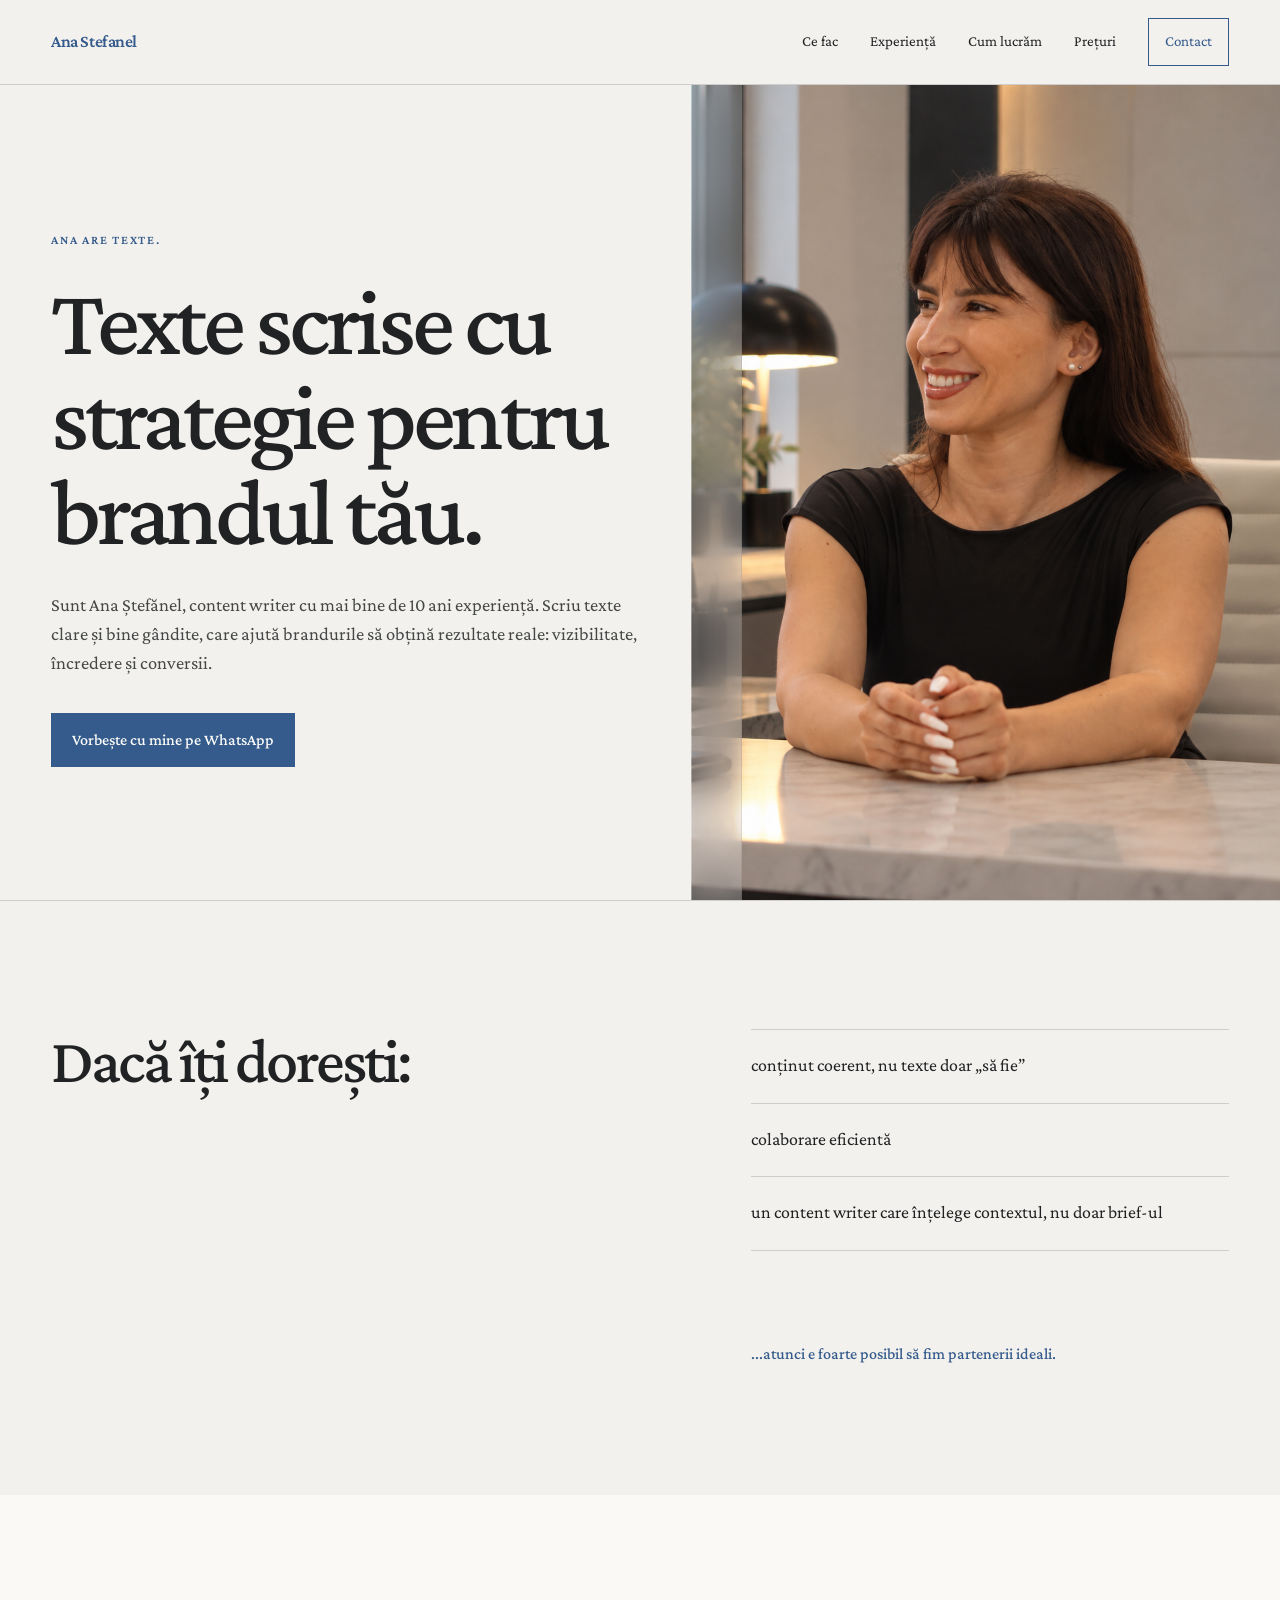
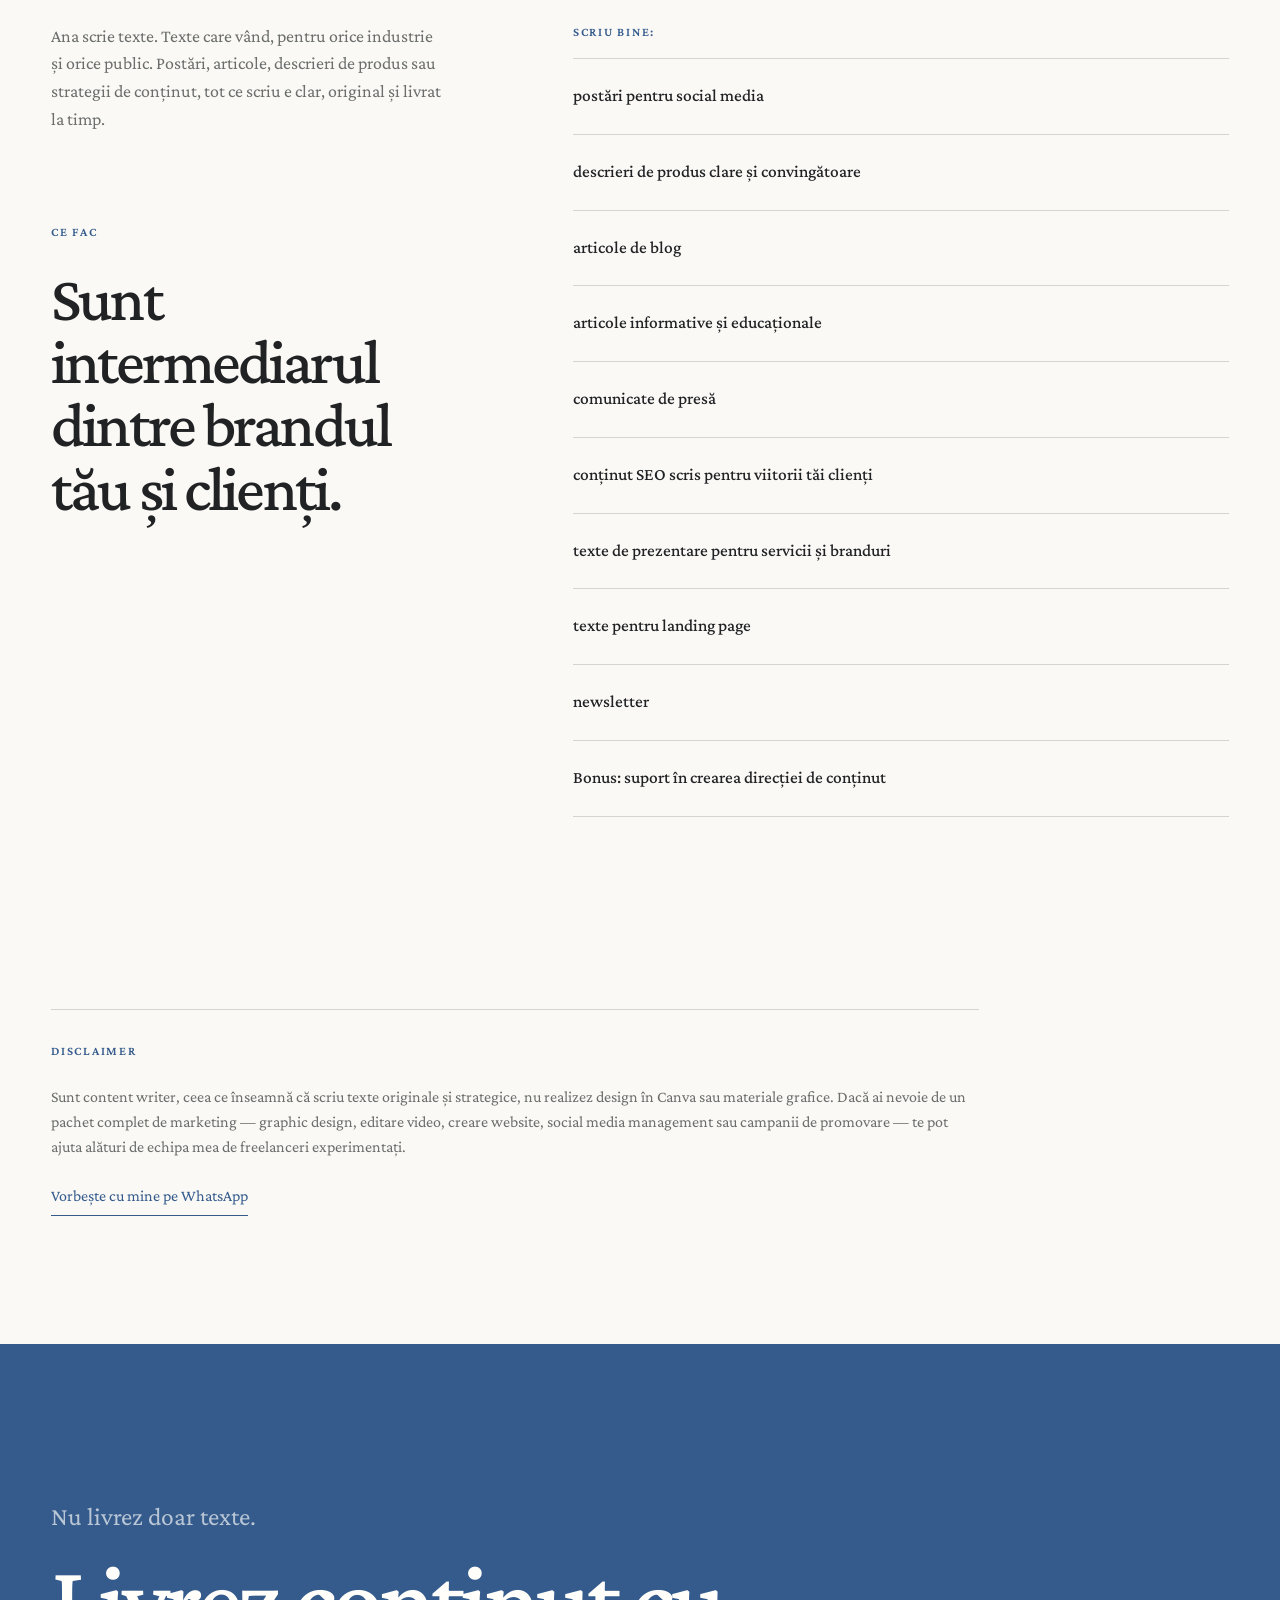
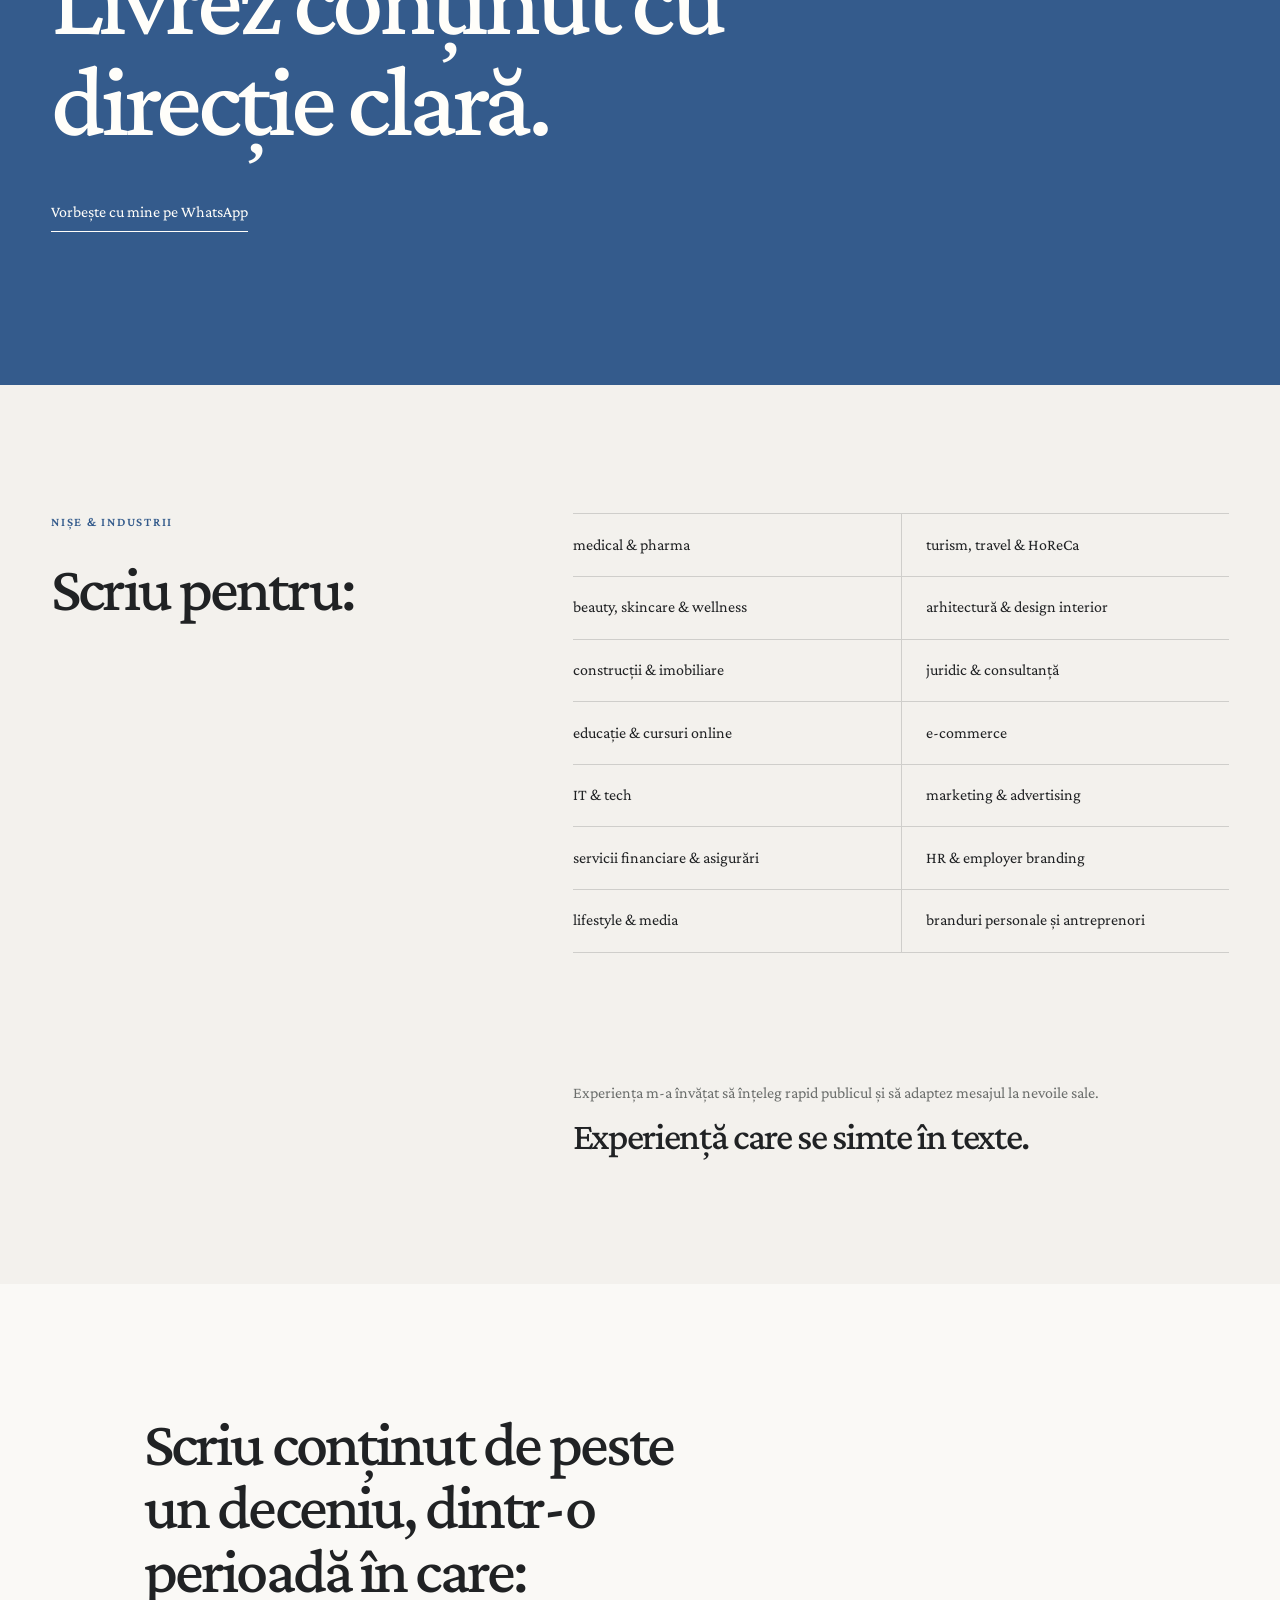
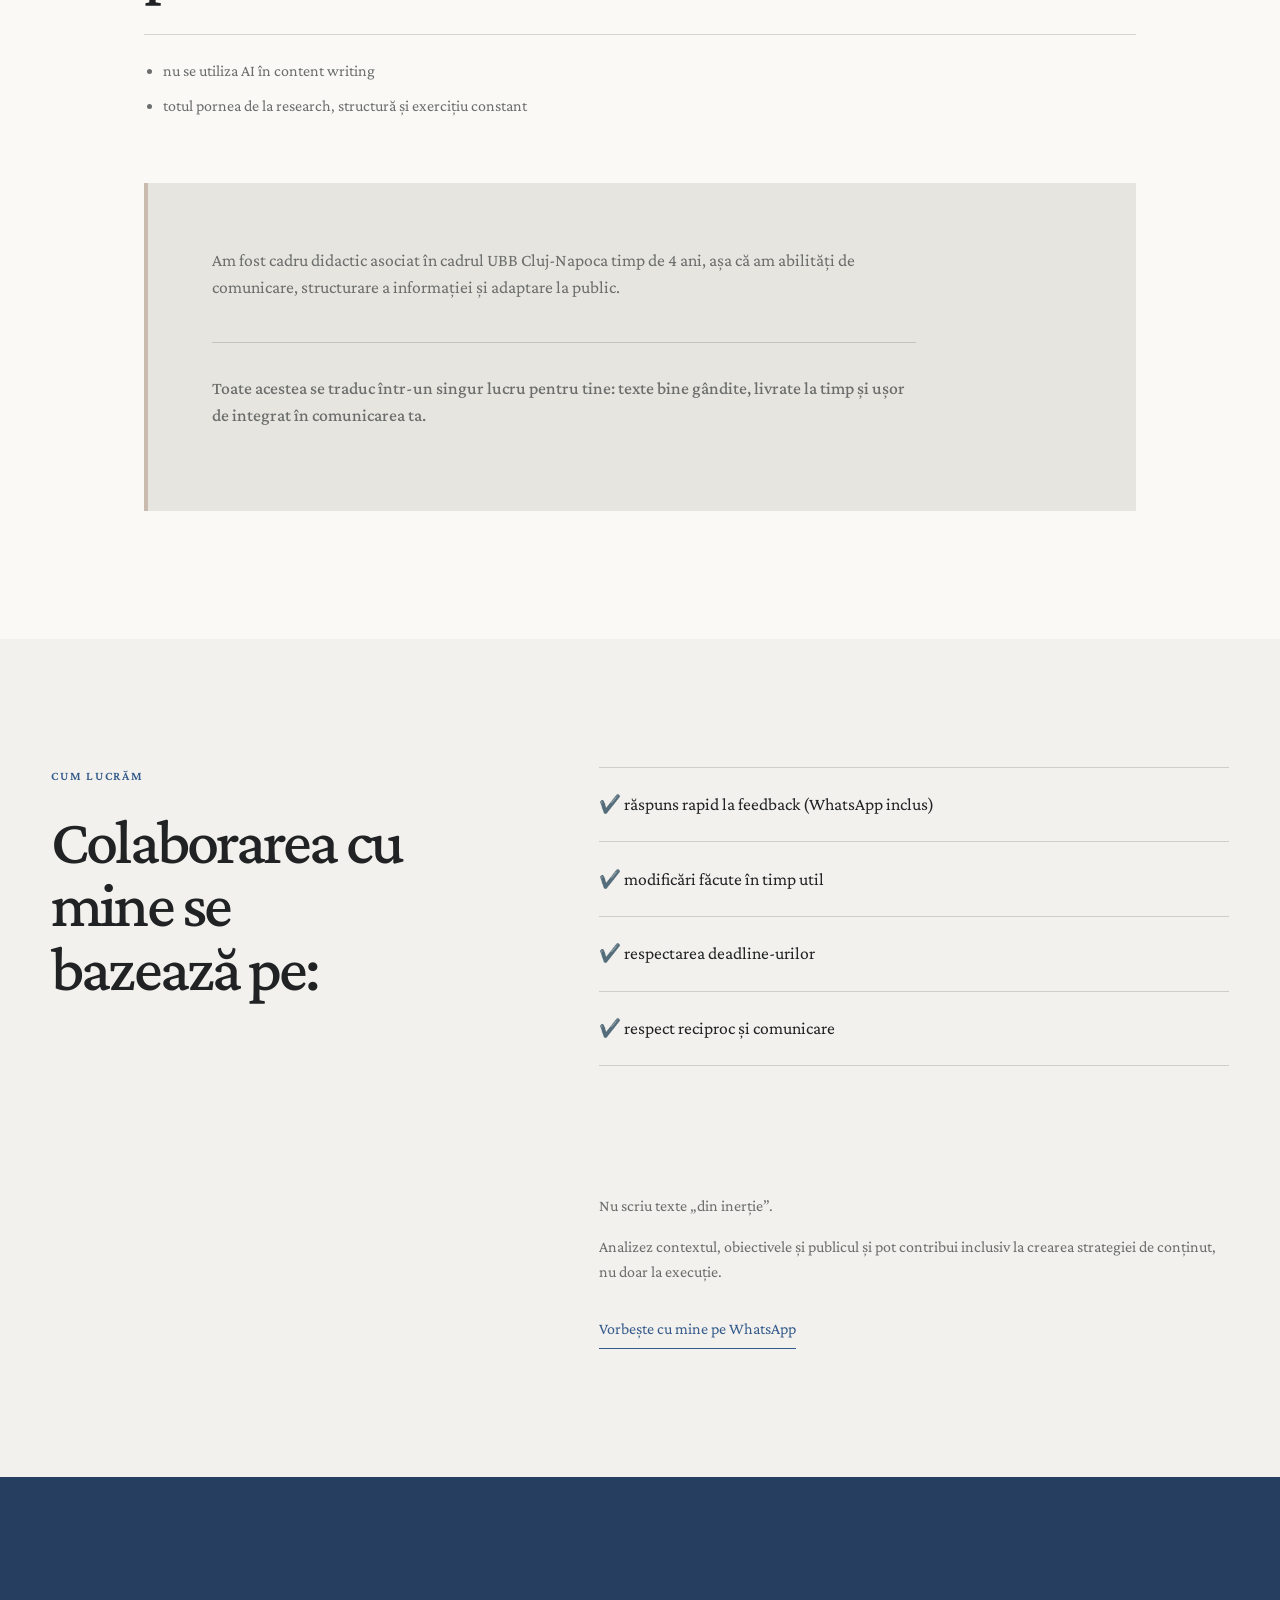
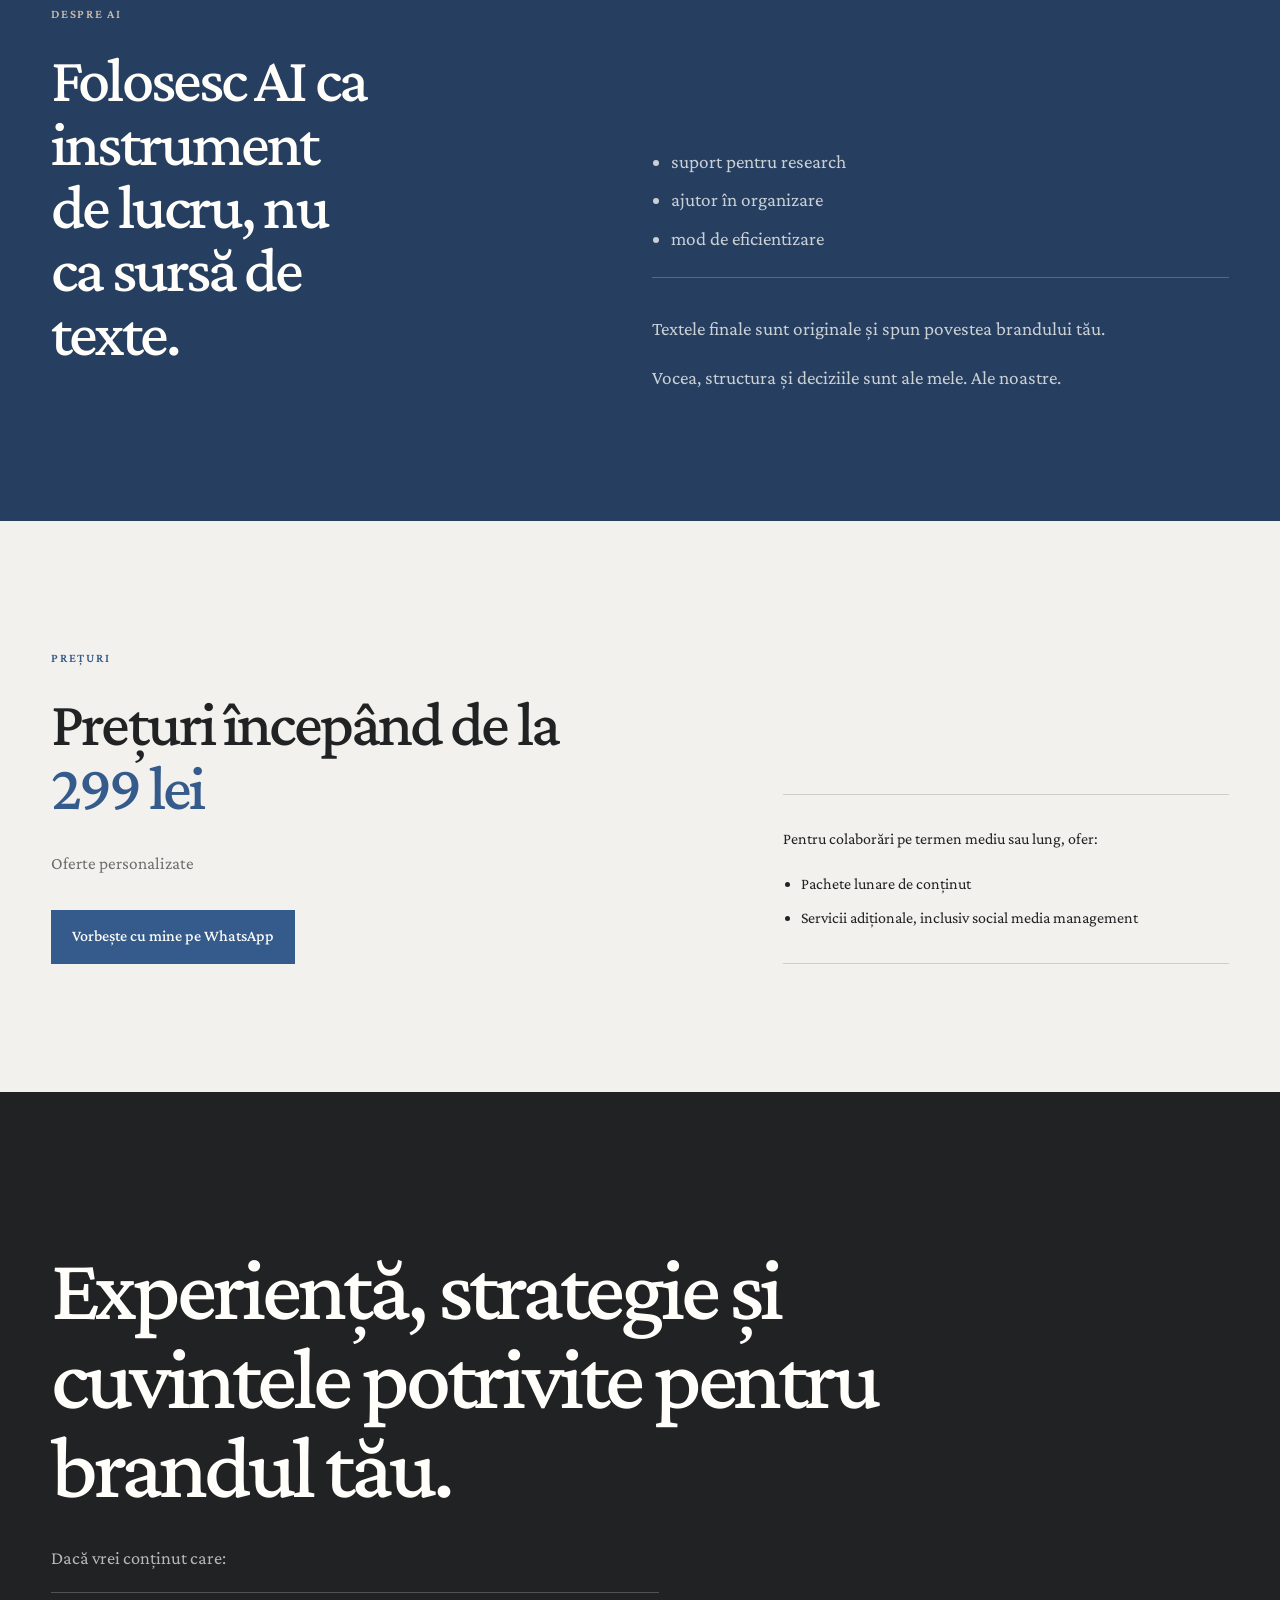
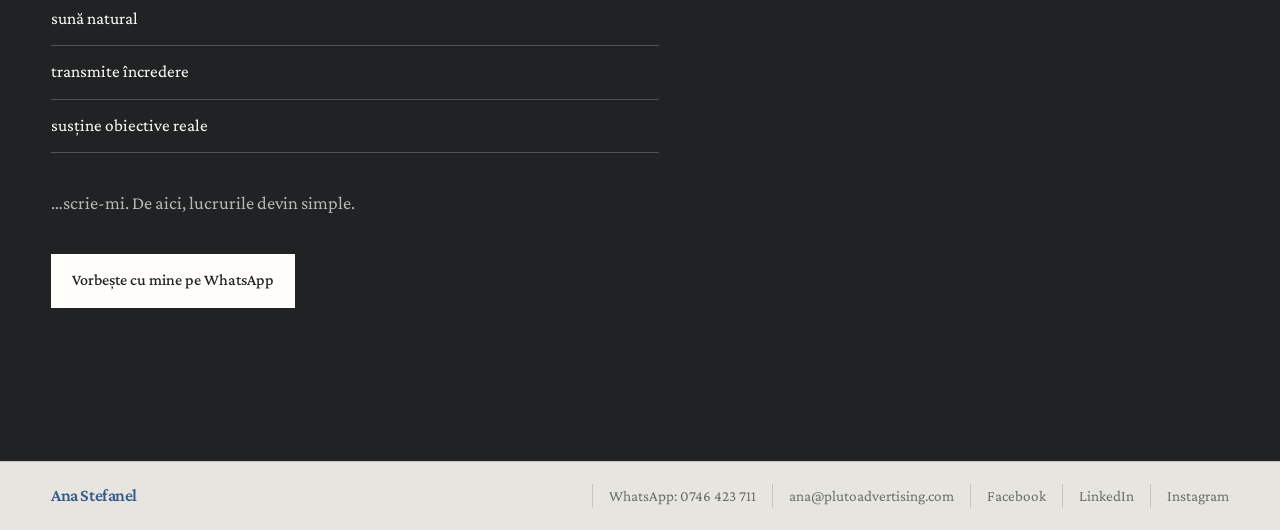
<file: public_html/index.html>
<!doctype html>
<html lang="ro">
  <head>
    <meta charset="UTF-8" />
    <meta name="viewport" content="width=device-width, initial-scale=1.0" />
    <meta
      name="description"
      content="Texte scrise cu strategie pentru brandul tău. Ana Ștefănel, content writer cu mai bine de 10 ani experiență."
    />
    <meta name="theme-color" content="#f3f1ed" />
    <title>Ana Stefanel — Specialist în comunicare</title>
    <link
      rel="icon"
      type="image/svg+xml"
      href="assets/icons/favicon.svg"
    />
    <link rel="stylesheet" href="assets/css/styles.css" />
    <script src="assets/js/main.js" defer></script>
  </head>
  <body>
    <a class="skip-link" href="#continut">Sari la conținut</a>

    <header class="site-header">
      <a
        class="brand"
        href="#acasa"
        aria-label="Ana Stefanel — pagina principală"
      >
        Ana Stefanel
      </a>

      <button
        class="menu-toggle"
        type="button"
        aria-expanded="false"
        aria-controls="main-navigation"
        data-menu-toggle
      >
        <span>Meniu</span>
        <span class="menu-toggle-lines" aria-hidden="true"></span>
      </button>

      <nav
        class="main-nav"
        id="main-navigation"
        aria-label="Navigare principală"
        data-menu
      >
        <a href="#ce-fac">Ce fac</a>
        <a href="#experienta">Experiență</a>
        <a href="#cum-lucram">Cum lucrăm</a>
        <a href="#preturi">Prețuri</a>
        <a class="nav-contact" href="contact.html">Contact</a>
      </nav>

      <div
        class="menu-backdrop"
        data-menu-backdrop
        aria-hidden="true"
      ></div>
    </header>

    <main id="continut">
      <section class="hero" id="acasa" aria-labelledby="hero-title">
        <div class="hero-copy">
          <p class="eyebrow">Ana are texte.</p>
          <h1 id="hero-title">Texte scrise cu strategie pentru brandul tău.</h1>
          <p class="hero-intro">
            Sunt Ana Ștefănel, content writer cu mai bine de 10 ani experiență.
            Scriu texte clare și bine gândite, care ajută brandurile să obțină
            rezultate reale: vizibilitate, încredere și conversii.
          </p>
          <div class="hero-actions">
            <a
              class="button button-primary"
              href="https://wa.me/40746423711"
              target="_blank"
              rel="noopener"
            >
              Vorbește cu mine pe WhatsApp
            </a>
          </div>
        </div>

        <figure class="hero-media">
          <img
            src="assets/images/hero.png"
            alt="Ana Ștefănel, content writer"
            width="1145"
            height="1374"
          />
        </figure>
      </section>

      <section class="fit-section section" aria-labelledby="fit-title">
        <header class="section-heading">
          <h2 id="fit-title">Dacă îți dorești:</h2>
        </header>
        <div class="fit-list">
          <p>conținut coerent, nu texte doar „să fie”</p>
          <p>colaborare eficientă</p>
          <p>un content writer care înțelege contextul, nu doar brief-ul</p>
        </div>
        <p class="section-conclusion">
          ...atunci e foarte posibil să fim partenerii ideali.
        </p>
      </section>

      <section
        class="services section section-contrast"
        id="ce-fac"
        aria-labelledby="services-title"
      >
        <header class="section-heading section-heading-wide">
          <p class="services-lead">
            Ana scrie texte. Texte care vând, pentru orice industrie și orice
            public. Postări, articole, descrieri de produs sau strategii de
            conținut, tot ce scriu e clar, original și livrat la timp.
          </p>
          <p class="eyebrow">Ce fac</p>
          <h2 id="services-title">
            Sunt intermediarul dintre brandul tău și clienți.
          </h2>
        </header>

        <div class="service-list-column">
          <p class="eyebrow">Scriu bine:</p>
          <ol class="service-list">
            <li><span>postări pentru social media</span></li>
            <li><span>descrieri de produs clare și convingătoare</span></li>
            <li><span>articole de blog</span></li>
            <li><span>articole informative și educaționale</span></li>
            <li><span>comunicate de presă</span></li>
            <li><span>conținut SEO scris pentru viitorii tăi clienți</span></li>
            <li>
              <span>texte de prezentare pentru servicii și branduri</span>
            </li>
            <li><span>texte pentru landing page</span></li>
            <li><span>newsletter</span></li>
            <li><span>Bonus: suport în crearea direcției de conținut</span></li>
          </ol>
        </div>

        <aside class="disclaimer" aria-labelledby="disclaimer-title">
          <p class="eyebrow" id="disclaimer-title">Disclaimer</p>
          <p>
            Sunt content writer, ceea ce înseamnă că scriu texte originale și
            strategice, nu realizez design în Canva sau materiale grafice. Dacă
            ai nevoie de un pachet complet de marketing — graphic design,
            editare video, creare website, social media management sau campanii
            de promovare — te pot ajuta alături de echipa mea de freelanceri
            experimentați.
          </p>
          <a
            class="text-link disclaimer-link"
            href="https://wa.me/40746423711"
            target="_blank"
            rel="noopener"
          >
            Vorbește cu mine pe WhatsApp
          </a>
        </aside>
      </section>

      <section class="statement" aria-label="Promisiune">
        <p>Nu livrez doar texte.</p>
        <h2>Livrez conținut cu direcție clară.</h2>
        <a
          class="text-link"
          href="https://wa.me/40746423711"
          target="_blank"
          rel="noopener"
        >
          Vorbește cu mine pe WhatsApp
        </a>
      </section>

      <section class="industries section" aria-labelledby="industries-title">
        <header class="section-heading">
          <p class="eyebrow">Nișe &amp; industrii</p>
          <h2 id="industries-title">Scriu pentru:</h2>
        </header>
        <ul class="industry-list">
          <li>medical &amp; pharma</li>
          <li>turism, travel &amp; HoReCa</li>
          <li>beauty, skincare &amp; wellness</li>
          <li>arhitectură &amp; design interior</li>
          <li>construcții &amp; imobiliare</li>
          <li>juridic &amp; consultanță</li>
          <li>educație &amp; cursuri online</li>
          <li>e-commerce</li>
          <li>IT &amp; tech</li>
          <li>marketing &amp; advertising</li>
          <li>servicii financiare &amp; asigurări</li>
          <li>HR &amp; employer branding</li>
          <li>lifestyle &amp; media</li>
          <li>branduri personale și antreprenori</li>
        </ul>
        <p class="industries-note">
          Experiența m-a învățat să înțeleg rapid publicul și să adaptez mesajul
          la nevoile sale.
          <strong class="industries-emphasis">
            Experiență care se simte în texte.
          </strong>
        </p>
      </section>

      <section
        class="experience section section-contrast"
        id="experienta"
        aria-labelledby="experience-title"
      >
        <div class="experience-lead">
          <h2 id="experience-title">
            Scriu conținut de peste un deceniu, dintr-o perioadă în care:
          </h2>
          <ul>
            <li>nu se utiliza AI în content writing</li>
            <li>
              totul pornea de la research, structură și exercițiu constant
            </li>
          </ul>
        </div>
        <div class="experience-copy">
          <p>
            Am fost cadru didactic asociat în cadrul UBB Cluj-Napoca timp de 4
            ani, așa că am abilități de comunicare, structurare a informației și
            adaptare la public.
          </p>
          <p class="strong-copy">
            Toate acestea se traduc într-un singur lucru pentru tine: texte bine
            gândite, livrate la timp și ușor de integrat în comunicarea ta.
          </p>
        </div>
      </section>

      <section
        class="collaboration section"
        id="cum-lucram"
        aria-labelledby="collaboration-title"
      >
        <header class="section-heading">
          <p class="eyebrow">Cum lucrăm</p>
          <h2 id="collaboration-title">Colaborarea cu mine se bazează pe:</h2>
        </header>
        <ul class="principles">
          <li>✔️ răspuns rapid la feedback (WhatsApp inclus)</li>
          <li>✔️ modificări făcute în timp util</li>
          <li>✔️ respectarea deadline-urilor</li>
          <li>✔️ respect reciproc și comunicare</li>
        </ul>
        <div class="collaboration-note">
          <p>Nu scriu texte „din inerție”.</p>
          <p>
            Analizez contextul, obiectivele și publicul și pot contribui
            inclusiv la crearea strategiei de conținut, nu doar la execuție.
          </p>
          <a
            class="text-link"
            href="https://wa.me/40746423711"
            target="_blank"
            rel="noopener"
          >
            Vorbește cu mine pe WhatsApp
          </a>
        </div>
      </section>

      <section class="section section-blue" aria-labelledby="ai-title">
        <header class="section-heading">
          <p class="eyebrow">Despre AI</p>
          <h2 id="ai-title">
            Folosesc AI ca instrument de lucru, nu ca sursă de texte.
          </h2>
        </header>
        <div class="ai-copy">
          <ul>
            <li>suport pentru research</li>
            <li>ajutor în organizare</li>
            <li>mod de eficientizare</li>
          </ul>
          <p>Textele finale sunt originale și spun povestea brandului tău.</p>
          <p>Vocea, structura și deciziile sunt ale mele. Ale noastre.</p>
        </div>
      </section>

      <section
        class="pricing section"
        id="preturi"
        aria-labelledby="pricing-title"
      >
        <div class="pricing-main">
          <p class="eyebrow">Prețuri</p>
          <h2 id="pricing-title">
            Prețuri începând de la <span>299 lei</span>
          </h2>
          <p>Oferte personalizate</p>
          <a
            class="button button-primary"
            href="https://wa.me/40746423711"
            target="_blank"
            rel="noopener"
          >
            Vorbește cu mine pe WhatsApp
          </a>
        </div>
        <div class="pricing-detail">
          <p>Pentru colaborări pe termen mediu sau lung, ofer:</p>
          <ul>
            <li>Pachete lunare de conținut</li>
            <li>Servicii adiționale, inclusiv social media management</li>
          </ul>
        </div>
      </section>

      <section
        class="contact-section"
        id="contact"
        aria-labelledby="contact-title"
      >
        <h2 id="contact-title">
          Experiență, strategie și cuvintele potrivite pentru brandul tău.
        </h2>
        <p>Dacă vrei conținut care:</p>
        <ul class="contact-values">
          <li>sună natural</li>
          <li>transmite încredere</li>
          <li>susține obiective reale</li>
        </ul>
        <p>…scrie-mi. De aici, lucrurile devin simple.</p>
        <a
          class="button button-light"
          href="https://wa.me/40746423711"
          target="_blank"
          rel="noopener"
        >
          Vorbește cu mine pe WhatsApp
        </a>
      </section>
    </main>

    <footer class="site-footer">
      <a class="brand" href="#acasa">Ana Stefanel</a>
      <address class="footer-details" aria-label="Contact">
        <a href="https://wa.me/40746423711" target="_blank" rel="noopener">
          WhatsApp: 0746 423 711
        </a>
        <a href="mailto:ana@plutoadvertising.com">ana@plutoadvertising.com</a>
        <a
          href="https://www.facebook.com/share/1K6F8VfrfE/?mibextid=wwXIfr"
          target="_blank"
          rel="noopener"
        >
          Facebook
        </a>
        <a
          href="https://www.linkedin.com/in/ana-ștefănel-652488171?utm_source=share_via&amp;utm_content=profile&amp;utm_medium=member_ios"
          target="_blank"
          rel="noopener"
        >
          LinkedIn
        </a>
        <a
          href="https://www.instagram.com/anastefanel.ro?stkn=NW5nN29hd3hldzQ5&amp;utm_source=qr"
          target="_blank"
          rel="noopener"
        >
          Instagram
        </a>
      </address>
    </footer>
  </body>
</html>
</file>
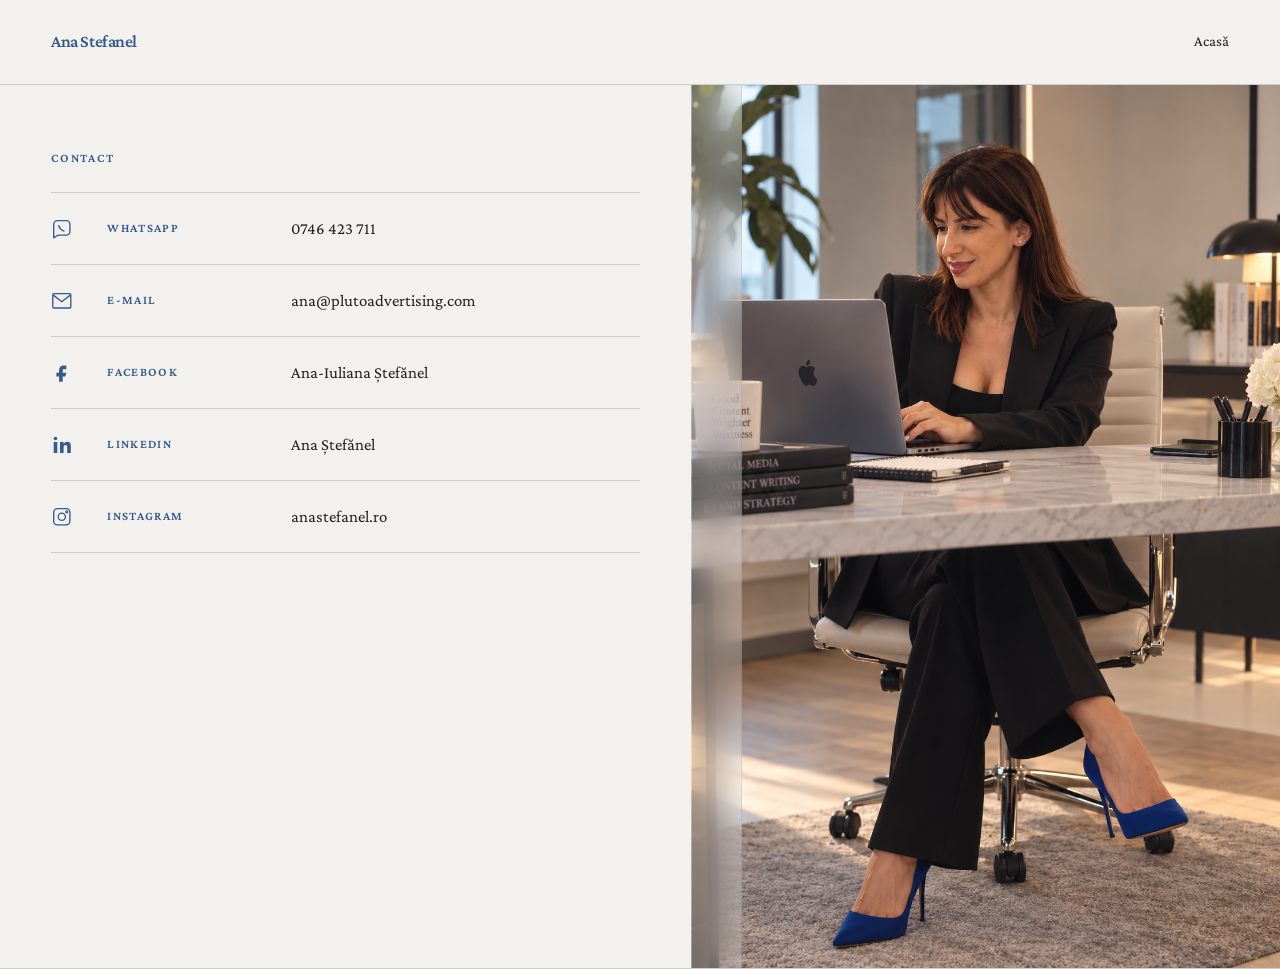
<file: public_html/contact.html>
<!doctype html>
<html lang="ro">
  <head>
    <meta charset="UTF-8" />
    <meta name="viewport" content="width=device-width, initial-scale=1.0" />
    <meta
      name="description"
      content="Contact Ana Ștefănel — content writer și strategie de conținut."
    />
    <meta name="theme-color" content="#f3f1ed" />
    <title>Contact — Ana Stefanel</title>
    <link
      rel="icon"
      type="image/svg+xml"
      href="assets/icons/favicon.svg"
    />
    <link rel="stylesheet" href="assets/css/styles.css" />
    <script src="assets/js/main.js" defer></script>
  </head>
  <body>
    <a class="skip-link" href="#continut">Sari la conținut</a>

    <header class="site-header">
      <a
        class="brand"
        href="index.html"
        aria-label="Ana Stefanel — pagina principală"
      >
        Ana Stefanel
      </a>

      <button
        class="menu-toggle"
        type="button"
        aria-expanded="false"
        aria-controls="main-navigation"
        data-menu-toggle
      >
        <span>Meniu</span>
        <span class="menu-toggle-lines" aria-hidden="true"></span>
      </button>

      <nav
        class="main-nav"
        id="main-navigation"
        aria-label="Navigare principală"
        data-menu
      >
        <a href="index.html">Acasă</a>
      </nav>

      <div
        class="menu-backdrop"
        data-menu-backdrop
        aria-hidden="true"
      ></div>
    </header>

    <main id="continut">
      <section class="contact-hero" aria-labelledby="contact-page-title">
        <div class="contact-page-copy">
          <p class="eyebrow" id="contact-page-title">Contact</p>

          <address class="contact-methods" aria-label="Date de contact">
            <a
              class="contact-method"
              href="https://wa.me/40746423711"
              target="_blank"
              rel="noopener"
            >
              <svg
                class="contact-icon"
                viewBox="0 0 24 24"
                aria-hidden="true"
                focusable="false"
              >
                <path
                  d="M21 15a4 4 0 0 1-4 4H8l-5 3V7a4 4 0 0 1 4-4h10a4 4 0 0 1 4 4Z"
                />
                <path d="M8.5 8.5c1 3 3 5 6 6" />
              </svg>
              <span class="contact-method-label">WhatsApp</span>
              <span class="contact-method-value">0746 423 711</span>
            </a>

            <a class="contact-method" href="mailto:ana@plutoadvertising.com">
              <svg
                class="contact-icon"
                viewBox="0 0 24 24"
                aria-hidden="true"
                focusable="false"
              >
                <rect x="2" y="4" width="20" height="16" rx="1" />
                <path d="m3 6 9 7 9-7" />
              </svg>
              <span class="contact-method-label">E-mail</span>
              <span class="contact-method-value">ana@plutoadvertising.com</span>
            </a>

            <a
              class="contact-method"
              href="https://www.facebook.com/share/1K6F8VfrfE/?mibextid=wwXIfr"
              target="_blank"
              rel="noopener"
            >
              <svg
                class="contact-icon contact-icon-fill"
                viewBox="0 0 24 24"
                aria-hidden="true"
                focusable="false"
              >
                <path
                  d="M14 8h3V4h-3c-3 0-5 2-5 5v3H6v4h3v6h4v-6h3l1-4h-4V9c0-.6.4-1 1-1Z"
                />
              </svg>
              <span class="contact-method-label">Facebook</span>
              <span class="contact-method-value">Ana-Iuliana Ştefănel</span>
            </a>

            <a
              class="contact-method"
              href="https://www.linkedin.com/in/ana-ștefănel-652488171?utm_source=share_via&amp;utm_content=profile&amp;utm_medium=member_ios"
              target="_blank"
              rel="noopener"
            >
              <svg
                class="contact-icon contact-icon-fill"
                viewBox="0 0 24 24"
                aria-hidden="true"
                focusable="false"
              >
                <circle cx="5" cy="5" r="2" />
                <path
                  d="M3 9h4v12H3zM10 9h4v2c1-1.4 2.4-2.3 4.2-2.3 2.6 0 3.8 1.7 3.8 5V21h-4v-6.3c0-1.5-.5-2.5-1.8-2.5-1.5 0-2.2 1.1-2.2 3V21h-4Z"
                />
              </svg>
              <span class="contact-method-label">LinkedIn</span>
              <span class="contact-method-value">Ana Ștefănel</span>
            </a>

            <a
              class="contact-method"
              href="https://www.instagram.com/anastefanel.ro?stkn=NW5nN29hd3hldzQ5&amp;utm_source=qr"
              target="_blank"
              rel="noopener"
            >
              <svg
                class="contact-icon"
                viewBox="0 0 24 24"
                aria-hidden="true"
                focusable="false"
              >
                <rect x="3" y="3" width="18" height="18" rx="4" />
                <circle cx="12" cy="12" r="4" />
                <circle cx="17.5" cy="6.5" r="1" />
              </svg>
              <span class="contact-method-label">Instagram</span>
              <span class="contact-method-value">anastefanel.ro</span>
            </a>
          </address>
        </div>

        <figure class="contact-photo">
          <img
            src="assets/images/contact.png"
            alt="Ana Ștefănel lucrând la birou"
            width="1024"
            height="1536"
          />
        </figure>
      </section>
    </main>
  </body>
</html>
</file>
<file: public_html/assets/css/styles.css>
/* Fonts and shared design values */

@font-face {
  font-family: "Crimson Pro";
  src: url("../fonts/CrimsonPro-Variable.ttf") format("truetype");
  font-style: normal;
  font-weight: 200 900;
  font-display: swap;
}

:root {
  --canvas: #f3f1ed;
  --paper: #faf9f6;
  --stone: #e7e5df;
  --beige: #c9bcae;
  --ink: #202224;
  --muted: #6b6e6c;
  --blue: #345b8c;
  --blue-dark: #263f60;
  --line: rgba(32, 34, 36, 0.17);
  --white: #fffefa;
  --page-pad: clamp(1.25rem, 4vw, 4.75rem);
  --section-gap: clamp(4rem, 10vw, 10rem);
  --border: 1px solid var(--line);
  --border-light: 1px solid rgba(255, 254, 250, 0.22);
  --transition-duration: 160ms;
}

/* Base elements */

*,
*::before,
*::after {
  box-sizing: border-box;
}

html {
  scroll-behavior: smooth;
  scroll-padding-top: 6rem;
}

body {
  margin: 0;
  background: var(--canvas);
  color: var(--ink);
  font-family: "Crimson Pro", Georgia, serif;
  font-size: 1rem;
  line-height: 1.55;
  -webkit-font-smoothing: antialiased;
}

body.menu-open {
  overflow: hidden;
}

a {
  color: inherit;
  text-decoration: none;
}

button,
a {
  -webkit-tap-highlight-color: transparent;
}

img {
  display: block;
  max-width: 100%;
}

p,
h1,
h2 {
  margin-top: 0;
}

h1,
h2 {
  font-weight: 500;
  letter-spacing: -0.045em;
  line-height: 0.99;
}

h2 {
  font-size: clamp(2.3rem, 5vw, 5.1rem);
}

/* Navigation */

.skip-link {
  position: fixed;
  z-index: 100;
  top: 0.75rem;
  left: 0.75rem;
  padding: 0.75rem 1rem;
  background: var(--ink);
  color: var(--white);
  transform: translateY(-180%);
}

.skip-link:focus {
  transform: translateY(0);
}

.site-header {
  position: sticky;
  top: 0;
  z-index: 20;
  border-bottom: var(--border);
  background: rgba(243, 241, 237, 0.94);
  width: 100%;
  min-height: calc(5.25rem + 1px);
  padding: 0 var(--page-pad);
  display: flex;
  align-items: center;
  justify-content: space-between;
  gap: 2rem;
}

.brand {
  color: var(--blue);
  font-size: 1.1rem;
  font-weight: 600;
  letter-spacing: -0.025em;
  white-space: nowrap;
}

.main-nav {
  display: flex;
  align-items: center;
  gap: clamp(1.15rem, 2.5vw, 2.5rem);
  font-size: 0.94rem;
}

.main-nav a {
  border-bottom: 1px solid transparent;
}

.main-nav a:hover,
.main-nav a:focus-visible,
.main-nav a[aria-current="page"] {
  border-color: currentColor;
}

.main-nav .nav-contact {
  padding: 0.7rem 1rem;
  border: 1px solid var(--blue);
  color: var(--blue);
}

.main-nav .nav-contact:hover,
.main-nav .nav-contact:focus-visible {
  background: var(--blue);
  color: var(--white);
}

.menu-toggle,
.menu-backdrop {
  display: none;
}

/* Hero layouts and shared components */

.hero,
.contact-hero {
  min-height: calc(100vh - 5.25rem);
  display: grid;
  grid-template-columns: minmax(0, 1.08fr) minmax(24rem, 0.92fr);
  border-bottom: var(--border);
}

.hero-copy {
  padding: clamp(5rem, 9vw, 9rem) var(--page-pad) clamp(4rem, 8vw, 8rem);
  display: flex;
  flex-direction: column;
  justify-content: center;
}

.eyebrow {
  margin-bottom: 1.5rem;
  color: var(--blue);
  font-size: 0.78rem;
  font-weight: 600;
  letter-spacing: 0.14em;
  text-transform: uppercase;
}

.hero h1 {
  max-width: 11ch;
  margin-bottom: 2rem;
  font-size: clamp(3.8rem, 7.5vw, 8rem);
}

.hero-intro {
  max-width: 42rem;
  margin-bottom: 2.25rem;
  color: #454847;
  font-size: clamp(1.05rem, 1.45vw, 1.28rem);
}

.hero-actions {
  display: flex;
  align-items: center;
  gap: 1.5rem;
  flex-wrap: wrap;
}

.button {
  min-height: 3.25rem;
  padding: 0.85rem 1.25rem;
  display: inline-flex;
  align-items: center;
  justify-content: center;
  border: 1px solid transparent;
  font-weight: 500;
  transition:
    background-color var(--transition-duration) ease,
    color var(--transition-duration) ease,
    border-color var(--transition-duration) ease;
}

.button-primary {
  background: var(--blue);
  color: var(--white);
}

.button-primary:hover,
.button-primary:focus-visible {
  background: var(--blue-dark);
}

.hero-media,
.contact-photo {
  position: relative;
  margin: 0;
  overflow: hidden;
  background: var(--stone);
}

.hero-media {
  min-height: 42rem;
}

.hero-media img,
.contact-photo img {
  width: 100%;
  height: 100%;
  object-fit: cover;
}

.hero-media img {
  object-position: 54% center;
}

.hero-media::before,
.contact-photo::before {
  content: "";
  position: absolute;
  z-index: 1;
  inset: 0 auto 0 0;
  width: clamp(1.5rem, 4vw, 4rem);
  background: rgba(243, 241, 237, 0.3);
  border-left: 1px solid rgba(255, 255, 255, 0.32);
  border-right: 1px solid rgba(32, 34, 36, 0.08);
  -webkit-backdrop-filter: blur(16px);
  backdrop-filter: blur(16px);
  pointer-events: none;
}

/* Homepage sections */

.section {
  padding: clamp(5.5rem, 10vw, 10rem) var(--page-pad);
}

.section-contrast {
  background: var(--paper);
}

.section-heading {
  max-width: 56rem;
}

.section-heading h2 {
  margin-bottom: 1.75rem;
}

.fit-section {
  display: grid;
  grid-template-columns: minmax(0, 1.1fr) minmax(19rem, 0.9fr);
  gap: clamp(3rem, 9vw, 9rem);
}

.fit-section .section-heading h2 {
  max-width: 12ch;
}

.fit-list {
  align-self: center;
  border-top: var(--border);
}

.fit-list p {
  margin: 0;
  padding: 1.4rem 0;
  border-bottom: var(--border);
  font-size: 1.12rem;
}

.section-conclusion {
  grid-column: 2;
  margin: -1.5rem 0 0;
  color: var(--blue);
  font-weight: 500;
}

.services,
.industries {
  display: grid;
  grid-template-columns: minmax(18rem, 0.75fr) minmax(28rem, 1.25fr);
  gap: var(--section-gap);
}

.section-heading-wide h2,
.collaboration .section-heading h2 {
  max-width: 10ch;
}

.section-heading-wide .services-lead {
  max-width: 40rem;
  margin-bottom: clamp(3rem, 7vw, 6rem);
  color: var(--muted);
  font-size: 1.12rem;
}

.service-list-column > .eyebrow {
  margin-bottom: 1rem;
}

.service-list,
.principles {
  margin: 0;
  padding: 0;
  list-style: none;
  border-top: var(--border);
}

.service-list li {
  padding: 1.5rem 0;
  border-bottom: var(--border);
}

.service-list span {
  font-size: 1.08rem;
  font-weight: 500;
}

.disclaimer {
  grid-column: 1 / -1;
  max-width: 58rem;
  margin-top: clamp(2rem, 5vw, 5rem);
  padding: 2rem 0 0;
  border-top: var(--border);
}

.disclaimer > p:not(.eyebrow) {
  margin-bottom: 0;
  color: var(--muted);
}

.disclaimer-link {
  margin-top: 1.5rem;
  display: inline-block;
  color: var(--blue);
}

.statement {
  min-height: 70vh;
  padding: clamp(6rem, 12vw, 12rem) var(--page-pad);
  display: flex;
  flex-direction: column;
  justify-content: center;
  background: var(--blue);
  color: var(--white);
}

.statement > p {
  margin-bottom: 0.75rem;
  color: rgba(255, 254, 250, 0.66);
  font-size: clamp(1.15rem, 2vw, 1.6rem);
}

.statement h2 {
  max-width: 12ch;
  margin-bottom: 3rem;
  font-size: clamp(3.5rem, 8vw, 8.5rem);
}

.text-link {
  width: fit-content;
  padding-bottom: 0.4rem;
  border-bottom: 1px solid currentColor;
}

.industry-list {
  margin: 0;
  padding: 0;
  display: grid;
  grid-template-columns: repeat(2, minmax(0, 1fr));
  list-style: none;
  border-top: var(--border);
}

.industry-list li {
  padding: 1.15rem 0;
  border-bottom: var(--border);
}

.industry-list li:nth-child(odd) {
  padding-right: 1.5rem;
}

.industry-list li:nth-child(even) {
  padding-left: 1.5rem;
  border-left: var(--border);
}

.industries-note,
.collaboration-note {
  grid-column: 2;
  max-width: 42rem;
  margin: 0;
  color: var(--muted);
}

.industries-emphasis {
  margin-top: 0.65rem;
  display: block;
  color: var(--ink);
  font-size: clamp(1.75rem, 3vw, 2.8rem);
  font-weight: 500;
  letter-spacing: -0.035em;
  line-height: 1.05;
}

.experience {
  display: grid;
  grid-template-columns: minmax(0, 62rem);
  justify-content: center;
  gap: 0;
}

.experience-lead h2 {
  max-width: 16ch;
  margin-bottom: 2rem;
}

.experience-lead ul {
  margin: 0;
  padding: 1.5rem 0 0 1.2rem;
  border-top: var(--border);
  color: var(--muted);
}

.experience-lead li + li {
  margin-top: 0.65rem;
}

.experience-copy {
  margin-top: clamp(3rem, 5vw, 4.5rem);
  padding: clamp(2rem, 5vw, 4rem);
  background: var(--stone);
  border-left: 0.3rem solid var(--beige);
}

.experience-copy > p:not(.eyebrow) {
  max-width: 44rem;
  color: var(--muted);
  font-size: 1.1rem;
}

.experience-copy .strong-copy {
  margin-top: 2.5rem;
  padding-top: 2rem;
  border-top: var(--border);
  color: var(--ink);
  font-weight: 500;
}

.collaboration {
  display: grid;
  grid-template-columns: minmax(18rem, 0.8fr) minmax(28rem, 1.2fr);
  gap: var(--section-gap);
}

.principles li {
  padding: 1.45rem 0;
  border-bottom: var(--border);
  font-size: 1.1rem;
}

.collaboration-note .text-link {
  margin-top: 1rem;
  display: inline-block;
  color: var(--blue);
}

.section-blue {
  display: grid;
  grid-template-columns: minmax(18rem, 0.9fr) minmax(28rem, 1.1fr);
  gap: var(--section-gap);
  background: var(--blue-dark);
  color: var(--white);
}

.section-blue .eyebrow {
  color: var(--beige);
}

.section-blue h2 {
  max-width: 9ch;
}

.ai-copy {
  align-self: end;
  max-width: 40rem;
  color: rgba(255, 254, 250, 0.76);
  font-size: 1.2rem;
}

.ai-copy p:last-child {
  margin-bottom: 0;
}

.ai-copy ul {
  margin: 0 0 2.25rem;
  padding: 0 0 1.5rem 1.2rem;
  border-bottom: var(--border-light);
}

.ai-copy li + li {
  margin-top: 0.55rem;
}

.pricing {
  display: grid;
  grid-template-columns: minmax(22rem, 1.15fr) minmax(20rem, 0.85fr);
  gap: var(--section-gap);
}

.pricing-main h2 {
  margin-bottom: 2rem;
}

.pricing-main h2 span {
  color: var(--blue);
}

.pricing-main > p:not(.eyebrow) {
  max-width: 38rem;
  margin-bottom: 2rem;
  color: var(--muted);
  font-size: 1.08rem;
}

.pricing-detail {
  align-self: end;
  padding: 2rem 0;
  border-top: var(--border);
  border-bottom: var(--border);
}

.pricing-detail ul {
  margin: 1.25rem 0 0;
  padding-left: 1.15rem;
}

.pricing-detail li + li {
  margin-top: 0.6rem;
}

.contact-section {
  padding: clamp(6rem, 12vw, 12rem) var(--page-pad);
  background: var(--ink);
  color: var(--white);
}

.contact-section h2 {
  max-width: 17ch;
  margin-bottom: 2rem;
  font-size: clamp(3rem, 7vw, 7.2rem);
}

.contact-section > p:not(.eyebrow) {
  margin-bottom: 2.25rem;
  color: rgba(255, 254, 250, 0.68);
  font-size: 1.15rem;
}

.contact-values {
  max-width: 38rem;
  margin: -1rem 0 2.25rem;
  padding: 0;
  list-style: none;
  border-top: var(--border-light);
}

.contact-values li {
  padding: 0.8rem 0;
  border-bottom: var(--border-light);
  font-size: 1.08rem;
}

.button-light {
  background: var(--white);
  color: var(--ink);
}

.button-light:hover,
.button-light:focus-visible {
  background: var(--beige);
}

/* Contact page */

.contact-page-copy {
  padding: clamp(3rem, 5vw, 5rem) var(--page-pad);
  display: flex;
  flex-direction: column;
  justify-content: flex-start;
}

.contact-methods {
  max-width: 44rem;
  font-style: normal;
  border-top: var(--border);
}

.contact-method {
  min-height: 4.5rem;
  padding: 1rem 0;
  display: grid;
  grid-template-columns: 2.5rem minmax(7rem, 0.65fr) minmax(12rem, 1.35fr);
  align-items: center;
  gap: 1rem;
  border-bottom: var(--border);
}

a.contact-method:hover .contact-method-value,
a.contact-method:focus-visible .contact-method-value {
  color: var(--blue);
}

.contact-icon {
  width: 1.35rem;
  height: 1.35rem;
  fill: none;
  stroke: var(--blue);
  stroke-width: 1.5;
  stroke-linecap: round;
  stroke-linejoin: round;
}

.contact-icon-fill {
  fill: var(--blue);
  stroke: none;
}

.contact-method-label {
  color: var(--blue);
  font-size: 0.78rem;
  font-weight: 600;
  letter-spacing: 0.11em;
  text-transform: uppercase;
}

.contact-method-value {
  color: var(--ink);
  font-size: 1.05rem;
  transition: color var(--transition-duration) ease;
}

.contact-photo {
  min-height: 44rem;
}

/* Not-found page */

.not-found {
  min-height: calc(100vh - 5.25rem);
  padding: clamp(4rem, 9vw, 8rem) var(--page-pad);
  display: grid;
  grid-template-columns: minmax(16rem, 0.75fr) minmax(24rem, 1.25fr);
  align-items: center;
  gap: var(--section-gap);
}

.not-found-code {
  margin: 0;
  color: var(--stone);
  font-size: clamp(9rem, 23vw, 21rem);
  font-weight: 500;
  letter-spacing: -0.08em;
  line-height: 0.72;
}

.not-found-copy {
  max-width: 48rem;
}

.not-found-copy h1 {
  max-width: 12ch;
  margin-bottom: 2rem;
  font-size: clamp(3.2rem, 6.5vw, 6.8rem);
}

.not-found-copy > p:not(.eyebrow) {
  max-width: 38rem;
  margin-bottom: 2.25rem;
  color: var(--muted);
  font-size: 1.12rem;
}

.not-found-actions {
  display: flex;
  align-items: center;
  gap: 1.5rem;
  flex-wrap: wrap;
}

/* Footer and keyboard focus */

.site-footer {
  padding: 1.25rem var(--page-pad);
  display: flex;
  align-items: center;
  justify-content: space-between;
  gap: 1.5rem;
  background: var(--stone);
  border-top: var(--border);
  font-size: 0.95rem;
}

.footer-details {
  margin: 0;
  display: flex;
  align-items: center;
  justify-content: flex-end;
  color: var(--muted);
  font-style: normal;
}

.footer-details > * {
  padding: 0 1rem;
  border-left: var(--border);
  white-space: nowrap;
}

.footer-details > *:last-child {
  padding-right: 0;
}

.footer-details a {
  border-bottom: 1px solid transparent;
}

.footer-details a:hover,
.footer-details a:focus-visible {
  color: var(--ink);
  border-color: currentColor;
}

:focus-visible {
  outline: 2px solid var(--blue);
  outline-offset: 4px;
}

/* Responsive layouts */

@media (max-width: 980px) {
  .hero,
  .contact-hero {
    grid-template-columns: 1fr;
  }

  .hero-copy {
    min-height: 70vh;
  }

  .hero-media {
    min-height: min(78vh, 48rem);
  }

  .hero-media::before,
  .contact-photo::before {
    inset: 0 0 auto;
    width: auto;
    height: 2.5rem;
    border: 0;
    border-top: 1px solid rgba(255, 255, 255, 0.32);
    border-bottom: 1px solid rgba(32, 34, 36, 0.08);
  }

  .contact-photo {
    min-height: min(82vh, 52rem);
  }

  .fit-section,
  .services,
  .industries,
  .experience,
  .collaboration,
  .section-blue,
  .pricing {
    grid-template-columns: 1fr;
  }

  .section-conclusion,
  .collaboration-note,
  .industries-note {
    grid-column: 1;
  }

  .services,
  .industries,
  .experience,
  .collaboration,
  .section-blue,
  .pricing {
    gap: 3.5rem;
  }

  .ai-copy {
    align-self: start;
  }

  .not-found {
    grid-template-columns: 1fr;
    gap: 3rem;
  }

  .not-found-code {
    font-size: clamp(8rem, 35vw, 16rem);
  }
}

@media (max-width: 760px) {
  .site-header {
    min-height: calc(4.75rem + 1px);
  }

  .menu-toggle {
    padding: 0.5rem 0;
    display: flex;
    align-items: center;
    gap: 0.65rem;
    border: 0;
    background: transparent;
    color: var(--ink);
    font: inherit;
  }

  .menu-toggle-lines,
  .menu-toggle-lines::before {
    width: 1.3rem;
    height: 1px;
    display: block;
    background: currentColor;
    transition: transform var(--transition-duration) ease;
  }

  .menu-toggle-lines {
    position: relative;
  }

  .menu-toggle-lines::before {
    content: "";
    position: absolute;
    top: -0.35rem;
  }

  .menu-toggle[aria-expanded="true"] .menu-toggle-lines {
    transform: rotate(45deg);
  }

  .menu-toggle[aria-expanded="true"] .menu-toggle-lines::before {
    top: 0;
    transform: rotate(90deg);
  }

  .main-nav {
    position: fixed;
    z-index: 19;
    inset: 4.75rem 0 auto;
    padding: 2.25rem var(--page-pad) 3rem;
    display: none;
    flex-direction: column;
    align-items: flex-start;
    gap: 1.25rem;
    background: var(--canvas);
    border-bottom: var(--border);
    font-size: 1.35rem;
  }

  .main-nav.is-open {
    display: flex;
  }

  .menu-backdrop {
    position: fixed;
    z-index: 18;
    inset: 4.75rem 0 0;
  }

  body.menu-open .menu-backdrop {
    display: block;
  }

  .main-nav .nav-contact {
    margin-top: 0.5rem;
    font-size: 1rem;
  }

  .hero {
    min-height: auto;
  }

  .hero-copy {
    min-height: auto;
    padding-top: 5.5rem;
    padding-bottom: 4.5rem;
  }

  .hero h1 {
    font-size: clamp(3.2rem, 16vw, 5rem);
  }

  .hero-media {
    min-height: 31rem;
  }

  .contact-page-copy {
    padding-top: 3.5rem;
    padding-bottom: 4.5rem;
  }

  .contact-method {
    grid-template-columns: 2.25rem minmax(0, 1fr);
    gap: 0.7rem 1rem;
  }

  .contact-method-value {
    grid-column: 2;
  }

  .contact-photo {
    min-height: 38rem;
  }

  .not-found {
    min-height: calc(100vh - 4.75rem);
    padding-top: 4rem;
    padding-bottom: 4.5rem;
  }

  .not-found-copy h1 {
    font-size: clamp(3rem, 14vw, 4.8rem);
  }

  .industry-list {
    grid-template-columns: 1fr;
  }

  .industry-list li:nth-child(odd),
  .industry-list li:nth-child(even) {
    padding-right: 0;
    padding-left: 0;
    border-left: 0;
  }

  .site-footer {
    padding-top: 1.5rem;
    padding-bottom: 1.5rem;
    align-items: flex-start;
    flex-direction: column;
    gap: 1rem;
  }

  .footer-details {
    width: 100%;
    justify-content: flex-start;
    flex-wrap: wrap;
    row-gap: 0.65rem;
  }

  .footer-details > *:first-child {
    padding-left: 0;
    border-left: 0;
  }
}

@media (max-width: 520px) {
  .hero-actions {
    align-items: flex-start;
    flex-direction: column;
  }

  .button,
  .not-found-actions {
    width: 100%;
  }

  .not-found-actions {
    align-items: flex-start;
    flex-direction: column;
  }

  .statement {
    min-height: 60vh;
  }

  .footer-details > * {
    padding-right: 0.7rem;
    padding-left: 0.7rem;
  }
}

@media (prefers-reduced-motion: reduce) {
  html {
    scroll-behavior: auto;
  }

  :root {
    --transition-duration: 0.01ms;
  }
}
</file>
